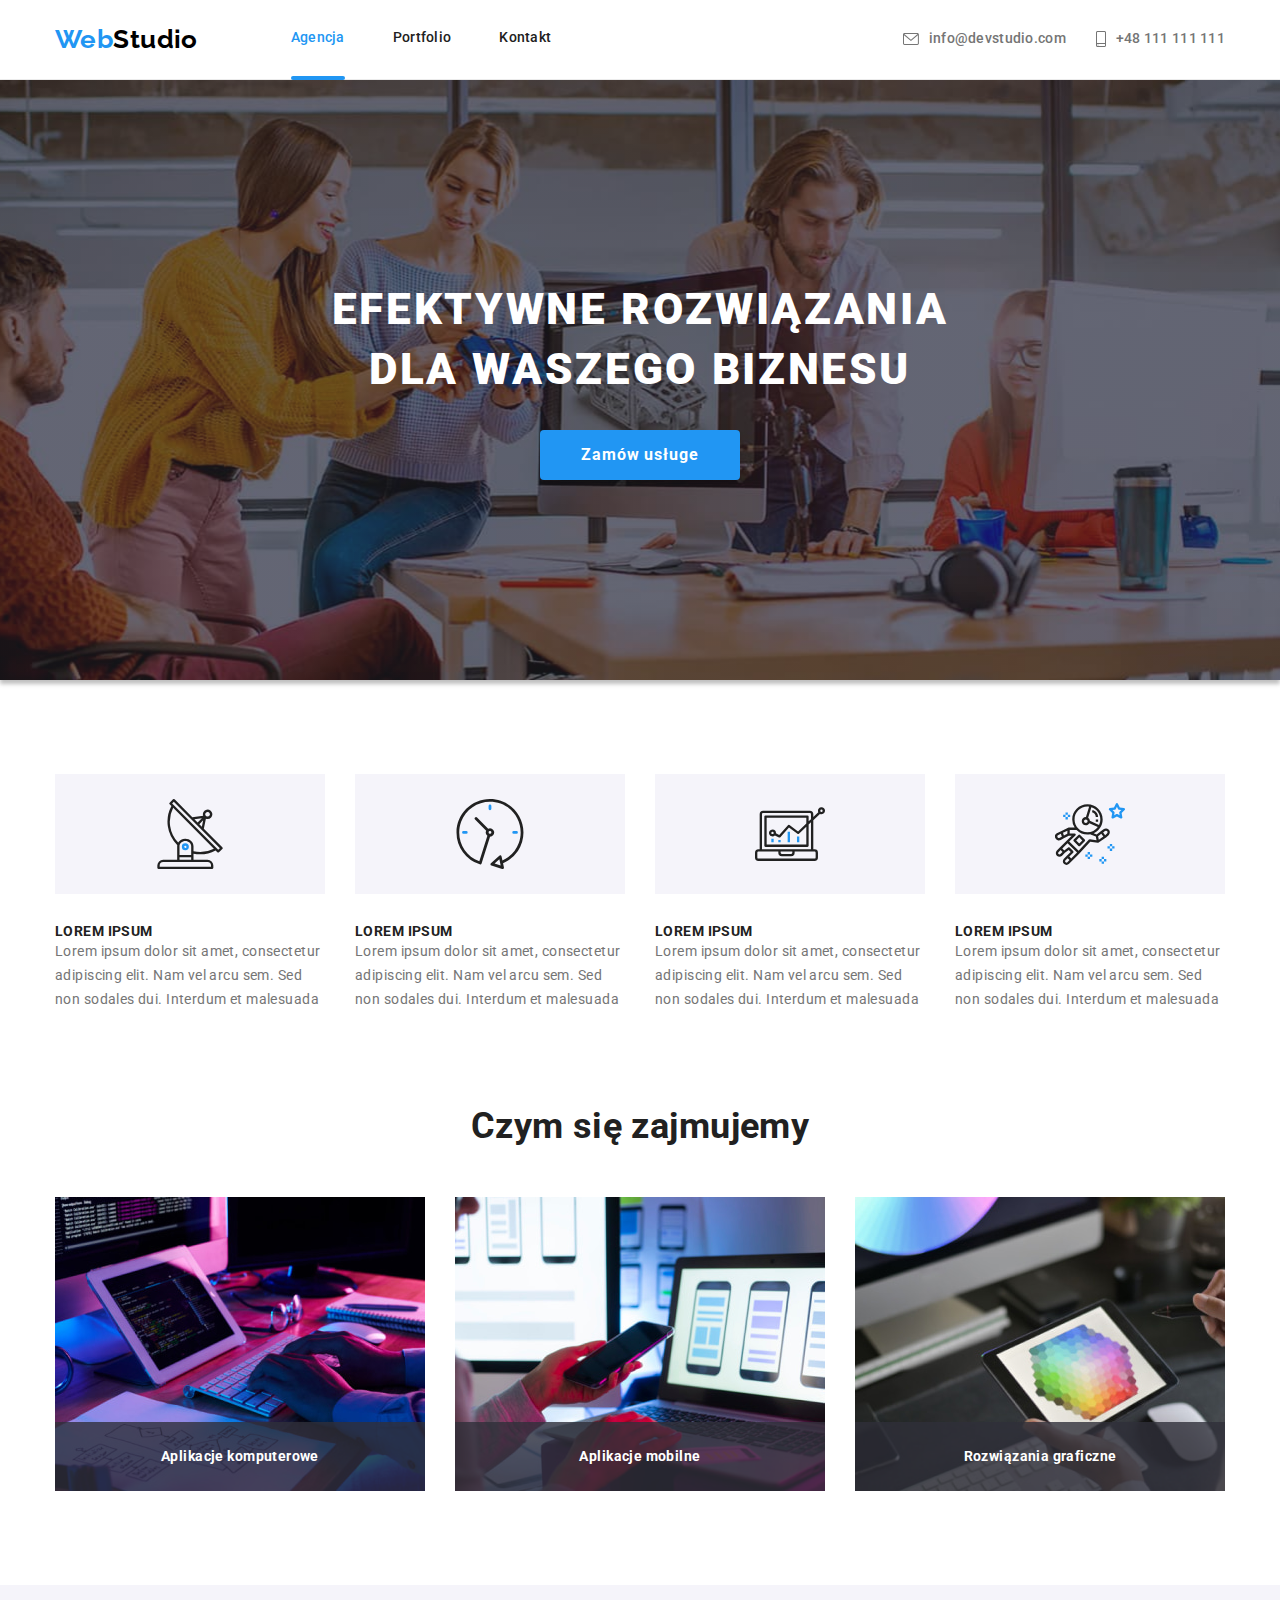
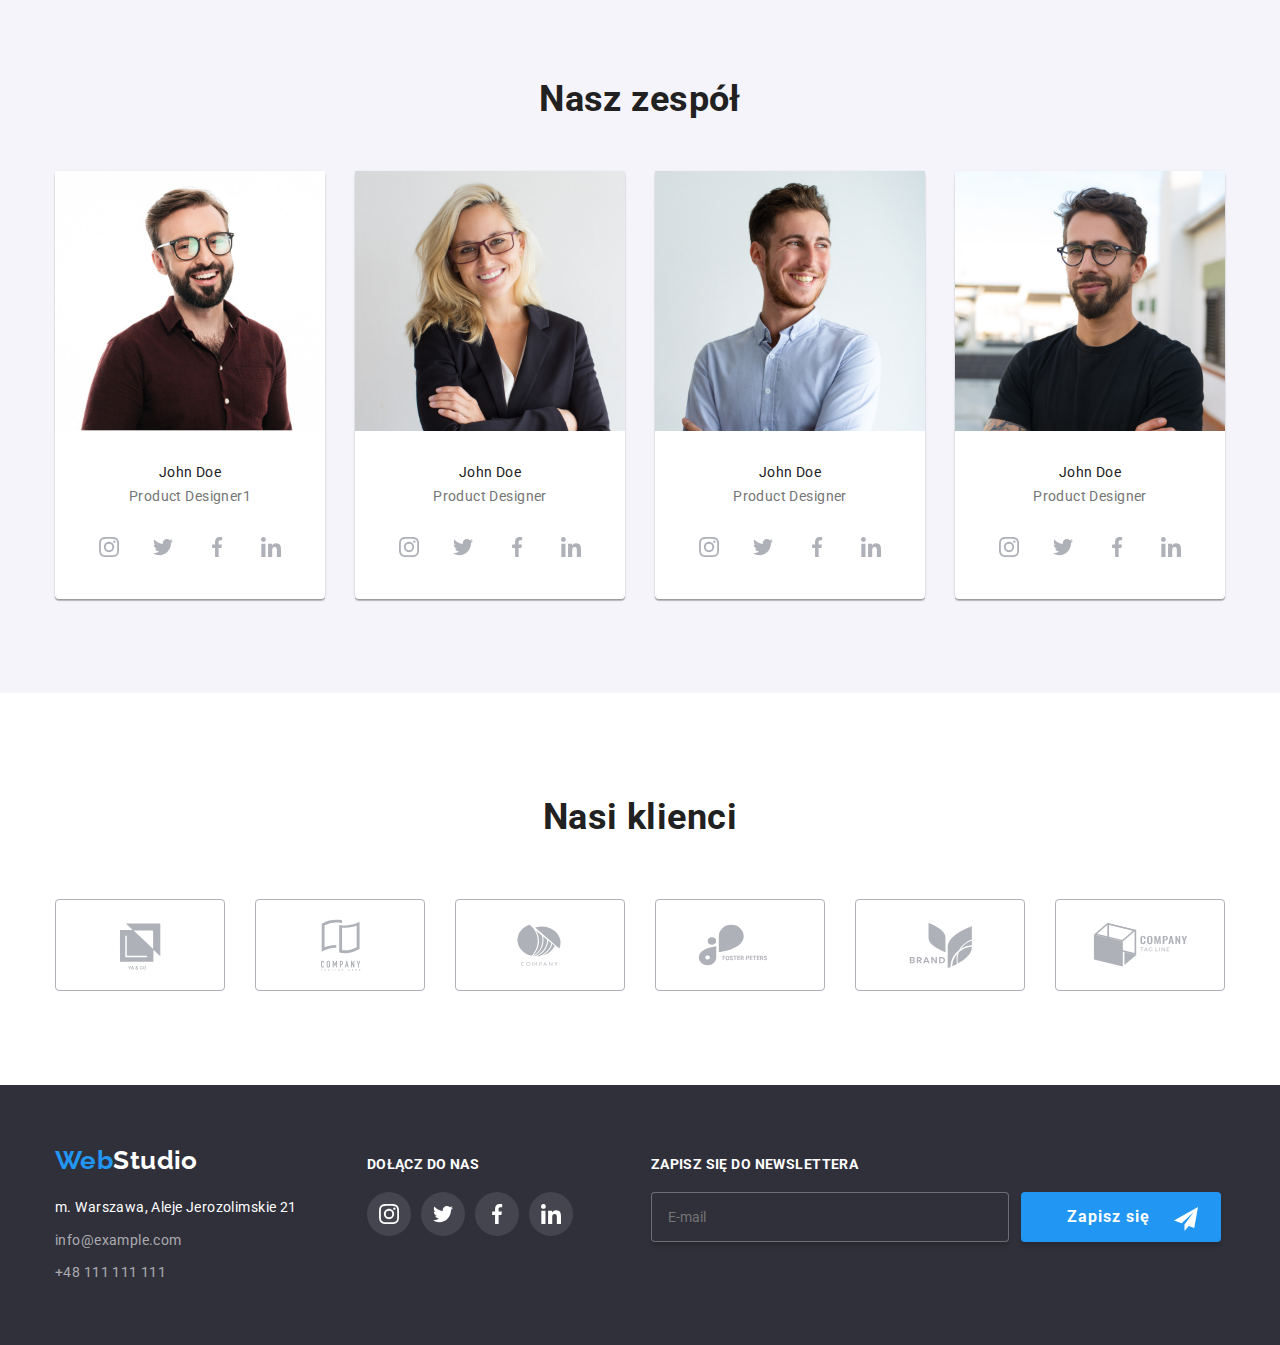
<file: index.html>
<!DOCTYPE html>
<html lang="pl">
  <head>
    <meta charset="UTF-8" />
    <meta http-equiv="X-UA-Compatible" content="IE=edge" />
    <meta name="viewport" content="width=device-width, initial-scale=1.0" />
    <link
      rel="stylesheet"
      href="https://cdnjs.cloudflare.com/ajax/libs/modern-normalize/1.0.0/modern-normalize.min.css"
    />
    <link rel="preconnect" href="https://fonts.googleapis.com" />
    <link rel="preconnect" href="https://fonts.gstatic.com" crossorigin />
    <link
      href="https://fonts.googleapis.com/css2?family=Raleway:wght@700&family=Roboto:wght@400;500;700;900&display=swap"
      rel="stylesheet"
    />
    <link rel="stylesheet" href="css/main.min.css" />
    <title>Studio</title>
  </head>
  <body>
    <header>
      <div class="container">
        <nav class="navigation">
          <a href="index.html" class="navigation__logo"
            ><span class="logo-company_color">Web</span>Studio</a
          >
          <ul class="navigation__menu list">
            <li>
              <a
                href="index.html"
                class="navigation__link navigation__link-active"
                >Agencja</a
              >
            </li>
            <li>
              <a href="portfolio.html" class="navigation__link">Portfolio</a>
            </li>
            <li><a href="kontakt.html" class="navigation__link">Kontakt</a></li>
          </ul>
        </nav>
        <ul class="connection list">
          <li class="connection__list">
            <a href="mailto:info@devstudio.com" class="connection__link"
              ><svg width="16" height="12" class="connection__svg">
                <use href="images/icons.svg#icon-envelope"></use>
              </svg>
              info@devstudio.com
            </a>
          </li>
          <li>
            <a
              href="tel:+48111111111"
              class="connection__link connection__link-phone"
              ><svg width="10" height="16" class="connection__svg">
                <use href="images/icons.svg#icon-smartphone-1"></use>
              </svg>
              +48 111 111 111
            </a>
          </li>
        </ul>
      </div>
    </header>
    <main class="main">
      <section class="main__section section">
        <div class="container">
          <h1 class="main__header">
            EFEKTYWNE ROZWIĄZANIA DLA WASZEGO BIZNESU
          </h1>
          <button type="button" class="main__button" data-modal-open>
            Zamów usługe
          </button>
        </div>
      </section>
      <section class="backdrop is-hidden" data-modal>
        <div class="backdrop__table">
          <button type="button" class="backdrop__button_close" data-modal-close>
            <svg width="18" height="18" class="backdrop__button_svg">
              <use href="images/icons.svg#icon-close-black-18dp-2-1"></use>
            </svg>
          </button>
          <p class="backdrop__header">Zostaw swoje dane w formularzu poniżej</p>
          <form action="#" class="backdrop__form">
            <fieldset class="backdrop__area">
              <label for="name" class="backdrop__label">
                Imie
                <input
                  type="text"
                  name="name"
                  class="backdrop__input"
                  id="name"
                  minlength="3"
                  required
                />
                <svg width="12" height="12" class="backdrop__svg">
                  <use href="images/icons.svg#icon-person"></use>
                </svg>
              </label>
              <label for="phone-number" class="backdrop__label">
                Telefon
                <input
                  type="tel"
                  name="number"
                  class="backdrop__input"
                  id="phone-number"
                  required
                />
                <svg width="13" height="13" class="backdrop__svg">
                  <use href="images/icons.svg#icon-phone"></use>
                </svg>
              </label>
              <label for="email-adress" class="backdrop__label">
                Email
                <input
                  type="email"
                  name="email"
                  class="backdrop__input"
                  id="email-adress"
                  required="@"
                />
                <svg width="15" height="12" class="backdrop__svg">
                  <use href="images/icons.svg#icon-mail"></use>
                </svg>
              </label>
              <label for="comment" class="backdrop__comment">
                Komentarz
                <textarea
                  class="backdrop__textarea"
                  name="comment"
                  id="comment"
                  placeholder="Wprowadź tekst"
                ></textarea>
              </label>
              <div class="backdrop__checkbox">
                <input
                  type="checkbox"
                  class="backdrop__checkbox-apperance"
                  id="terms-check"
                />
                <label for="terms-check" class="backdrop__terms">
                  Oświadczam iż akceptuję
                  <a href="" class="backdrop__link">Regulamin</a> i
                  <a href="" class="backdrop__link"> Politykę Prywatności.</a>
                </label>
                <svg width="11" height="8" class="backdrop__svg__check">
                  <use href="images/icons.svg#icon-chcek" class="icon"></use>
                </svg>
              </div>
              <button type="submit" class="backdrop__button">Wyślij</button>
            </fieldset>
          </form>
        </div>
      </section>
      <section class="description section section-no_space">
        <div class="container">
          <ul class="list description__list">
            <li>
              <div class="description__svg">
                <svg width="70" height="70" class="description__svg_icon">
                  <use href="images/icons.svg#icon-antenna-1"></use>
                </svg>
              </div>
              <h3 class="description__header">LOREM IPSUM</h3>
              <p class="description__text">
                Lorem ipsum dolor sit amet, consectetur adipiscing elit. Nam vel
                arcu sem. Sed non sodales dui. Interdum et malesuada
              </p>
            </li>
            <li>
              <div class="description__svg">
                <svg width="70" height="70" class="description__svg_icon">
                  <use href="images/icons.svg#icon-clock-1"></use>
                </svg>
              </div>
              <h3 class="description__header">LOREM IPSUM</h3>
              <p class="description__text">
                Lorem ipsum dolor sit amet, consectetur adipiscing elit. Nam vel
                arcu sem. Sed non sodales dui. Interdum et malesuada
              </p>
            </li>
            <li>
              <div class="description__svg">
                <svg width="70" height="70" class="description__svg_icon">
                  <use href="images/icons.svg#icon-diagram-1"></use>
                </svg>
              </div>
              <h3 class="description__header">LOREM IPSUM</h3>
              <p class="description__text">
                Lorem ipsum dolor sit amet, consectetur adipiscing elit. Nam vel
                arcu sem. Sed non sodales dui. Interdum et malesuada
              </p>
            </li>
            <li>
              <div class="description__svg">
                <svg width="70" height="70" class="description__svg_icon">
                  <use href="images/icons.svg#icon-astronaut-1"></use>
                </svg>
              </div>
              <h3 class="description__header">LOREM IPSUM</h3>
              <p class="description__text">
                Lorem ipsum dolor sit amet, consectetur adipiscing elit. Nam vel
                arcu sem. Sed non sodales dui. Interdum et malesuada
              </p>
            </li>
          </ul>
        </div>
      </section>
      <section class="section">
        <div class="container">
          <h2 class="second__header">Czym się zajmujemy</h2>
          <ul class="list we_do">
            <li>
              <div class="we_do__description">Aplikacje komputerowe</div>
              <img
                src="images/code.jpg"
                alt="someone is writing a code"
                width="370"
                height="294"
              />
            </li>
            <li>
              <div class="we_do__description">Aplikacje mobilne</div>
              <img
                src="images/phone.jpg"
                alt="designer"
                width="370"
                height="294"
              />
            </li>
            <li>
              <div class="we_do__description">Rozwiązania graficzne</div>
              <img
                src="images/rgb.jpg"
                alt="an artist with rgb color palette"
                width="370"
                height="294"
              />
            </li>
          </ul>
        </div>
      </section>
      <section class="team section">
        <div class="container">
          <h2 class="second__header">Nasz zespół</h2>
          <ul class="list team__list">
            <li class="team__iteam">
              <img
                src="images/johndoe.jpg"
                alt="Our teammate"
                width="270"
                height="260"
              />
              <div class="team__description">
                <p>John Doe</p>
                <p class="team__position">Product Designer1</p>
                <ul class="list">
                  <li>
                    <a href="" class="social__icon">
                      <svg
                        width="20"
                        height="20"
                        class="social__svg social__svg-fill"
                      >
                        <use href="images/icons.svg#icon-instagram-2"></use>
                      </svg>
                    </a>
                  </li>
                  <li>
                    <a href="" class="social__icon">
                      <svg
                        width="20"
                        height="20"
                        class="social__svg social__svg-fill"
                      >
                        <use href="images/icons.svg#icon-twitter-1"></use>
                      </svg>
                    </a>
                  </li>
                  <li>
                    <a href="" class="social__icon">
                      <svg
                        width="20"
                        height="20"
                        class="social__svg social__svg-fill"
                      >
                        <use href="images/icons.svg#icon-facebook-1"></use>
                      </svg>
                    </a>
                  </li>
                  <li>
                    <a href="#" class="social__icon">
                      <svg
                        width="20"
                        height="20"
                        class="social__svg social__svg-fill"
                      >
                        <use href="images/icons.svg#icon-linkedin-1"></use>
                      </svg>
                    </a>
                  </li>
                </ul>
              </div>
            </li>
            <li class="team__iteam">
              <img
                src="images/johndoe4.jpg"
                alt="Our teammate"
                width="270"
                height="260"
              />
              <div class="team__description">
                <p>John Doe</p>
                <p class="team__position">Product Designer</p>
                <ul class="list">
                  <li>
                    <a href="" class="social__icon">
                      <svg
                        width="20"
                        height="20"
                        class="social__svg social__svg-fill"
                      >
                        <use href="images/icons.svg#icon-instagram-2"></use>
                      </svg>
                    </a>
                  </li>
                  <li>
                    <a href="" class="social__icon">
                      <svg
                        width="20"
                        height="20"
                        class="social__svg social__svg-fill"
                      >
                        <use href="images/icons.svg#icon-twitter-1"></use>
                      </svg>
                    </a>
                  </li>
                  <li>
                    <a href="" class="social__icon">
                      <svg
                        width="20"
                        height="20"
                        class="social__svg social__svg-fill"
                      >
                        <use href="images/icons.svg#icon-facebook-1"></use>
                      </svg>
                    </a>
                  </li>
                  <li>
                    <a href="#" class="social__icon">
                      <svg
                        width="20"
                        height="20"
                        class="social__svg social__svg-fill"
                      >
                        <use href="images/icons.svg#icon-linkedin-1"></use>
                      </svg>
                    </a>
                  </li>
                </ul>
              </div>
            </li>
            <li class="team__iteam">
              <img
                src="images/johndoe3.jpg"
                alt="Our teammate"
                width="270"
                height="260"
              />
              <div class="team__description">
                <p>John Doe</p>
                <p class="team__position">Product Designer</p>
                <ul class="list">
                  <li>
                    <a href="" class="social__icon">
                      <svg
                        width="20"
                        height="20"
                        class="social__svg social__svg-fill"
                      >
                        <use href="images/icons.svg#icon-instagram-2"></use>
                      </svg>
                    </a>
                  </li>
                  <li>
                    <a href="" class="social__icon">
                      <svg
                        width="20"
                        height="20"
                        class="social__svg social__svg-fill"
                      >
                        <use href="images/icons.svg#icon-twitter-1"></use>
                      </svg>
                    </a>
                  </li>
                  <li>
                    <a href="" class="social__icon">
                      <svg
                        width="20"
                        height="20"
                        class="social__svg social__svg-fill"
                      >
                        <use href="images/icons.svg#icon-facebook-1"></use>
                      </svg>
                    </a>
                  </li>
                  <li>
                    <a href="#" class="social__icon">
                      <svg
                        width="20"
                        height="20"
                        class="social__svg social__svg-fill"
                      >
                        <use href="images/icons.svg#icon-linkedin-1"></use>
                      </svg>
                    </a>
                  </li>
                </ul>
              </div>
            </li>
            <li class="team__iteam">
              <img
                src="images/johndoe2.jpg"
                alt="Our teammate"
                width="270"
                height="260"
              />
              <div class="team__description">
                <p>John Doe</p>
                <p class="team__position">Product Designer</p>
                <ul class="list">
                  <li>
                    <a href="" class="social__icon">
                      <svg
                        width="20"
                        height="20"
                        class="social__svg social__svg-fill"
                      >
                        <use href="images/icons.svg#icon-instagram-2"></use>
                      </svg>
                    </a>
                  </li>
                  <li>
                    <a href="" class="social__icon">
                      <svg
                        width="20"
                        height="20"
                        class="social__svg social__svg-fill"
                      >
                        <use href="images/icons.svg#icon-twitter-1"></use>
                      </svg>
                    </a>
                  </li>
                  <li>
                    <a href="" class="social__icon">
                      <svg
                        width="20"
                        height="20"
                        class="social__svg social__svg-fill"
                      >
                        <use href="images/icons.svg#icon-facebook-1"></use>
                      </svg>
                    </a>
                  </li>
                  <li>
                    <a href="#" class="social__icon">
                      <svg
                        width="20"
                        height="20"
                        class="social__svg social__svg-fill"
                      >
                        <use href="images/icons.svg#icon-linkedin-1"></use>
                      </svg>
                    </a>
                  </li>
                </ul>
              </div>
            </li>
          </ul>
        </div>
      </section>
    </main>
    <section class="clients section">
      <div class="container">
        <h2 class="clients__header">Nasi klienci</h2>
        <ul class="list">
          <li>
            <a class="clients__svg" href="">
              <svg class="clients__svg__size">
                <use
                  width="106"
                  height="60"
                  x="32"
                  y="16"
                  href="images/icons.svg#icon-Logo-5"
                ></use>
              </svg>
            </a>
          </li>
          <li>
            <a class="clients__svg" href="">
              <svg class="clients__svg__size">
                <use
                  width="106"
                  height="60"
                  x="32"
                  y="16"
                  href="images/icons.svg#icon-Logo-4"
                ></use>
              </svg>
            </a>
          </li>
          <li>
            <a class="clients__svg" href="">
              <svg class="clients__svg__size">
                <use
                  width="106"
                  height="60"
                  x="32"
                  y="16"
                  href="images/icons.svg#icon-Logo-3"
                ></use>
              </svg>
            </a>
          </li>
          <li>
            <a class="clients__svg" href="">
              <svg class="clients__svg__size">
                <use
                  width="106"
                  height="60"
                  x="32"
                  y="16"
                  href="images/icons.svg#icon-Logo-2"
                ></use>
              </svg>
            </a>
          </li>
          <li>
            <a class="clients__svg" href="">
              <svg class="clients__svg__size">
                <use
                  width="106"
                  height="60"
                  x="32"
                  y="16"
                  href="images/icons.svg#icon-Logo-1"
                ></use>
              </svg>
            </a>
          </li>
          <li>
            <a class="clients__svg" href="">
              <svg class="clients__svg__size">
                <use
                  width="106"
                  height="60"
                  x="32"
                  y="16"
                  href="images/icons.svg#icon-Logo"
                ></use>
              </svg>
            </a>
          </li>
        </ul>
      </div>
    </section>
    <footer class="footer">
      <div class="container">
        <div>
          <a href="" class="footer__logo"
            ><span class="logo-company_color">Web</span>Studio</a
          >
          <address class="footer__address">
            m. Warszawa, Aleje Jerozolimskie 21
          </address>
          <ul class="footer__contact list footer__list">
            <li>
              <a href="mailto:info@example.com" class="footer__link"
                >info@example.com</a
              >
            </li>
            <li>
              <a href="tel:+48111111111" class="footer__link"
                >+48 111 111 111</a
              >
            </li>
          </ul>
        </div>
        <div class="footer__media">
          <h3 class="footer__font">DOŁĄCZ DO NAS</h3>
          <ul class="list footer__media__list">
            <li class="">
              <a href="" class="social__icon social__icon-footer_bg_color">
                <svg
                  width="20"
                  height="20"
                  class="social__svg social__svg-fill"
                >
                  <use href="images/icons.svg#icon-instagram-2"></use>
                </svg>
              </a>
            </li>
            <li class="">
              <a href="" class="social__icon social__icon-footer_bg_color">
                <svg
                  width="20"
                  height="20"
                  class="social__svg social__svg-fill"
                >
                  <use href="images/icons.svg#icon-twitter-1"></use>
                </svg>
              </a>
            </li>
            <li class="">
              <a href="" class="social__icon social__icon-footer_bg_color">
                <svg
                  width="20"
                  height="20"
                  class="social__svg social__svg-fill"
                >
                  <use href="images/icons.svg#icon-facebook-1"></use>
                </svg>
              </a>
            </li>
            <li class="">
              <a href="" class="social__icon social__icon-footer_bg_color">
                <svg
                  width="20"
                  height="20"
                  class="social__svg social__svg-fill"
                >
                  <use href="images/icons.svg#icon-linkedin-1"></use>
                </svg>
              </a>
            </li>
          </ul>
        </div>
        <div class="newsletter">
          <p class="footer__font">ZAPISZ SIĘ DO NEWSLETTERA</p>
          <form action="#" class="newsletter__form">
            <label for="email-adress-2" class="newsletter__label">
              <input
                type="email"
                name="newsletter-mail"
                placeholder="E-mail"
                id="email-adress-2"
                class="newsletter__input"
                required
              />
            </label>
            <button type="submit" class="newsletter__button">
              <span>Zapisz się</span>
              <svg width="24" height="24" class="newsletter__svg">
                <use href="images/icons.svg#icon-send"></use>
              </svg>
            </button>
          </form>
        </div>
      </div>
    </footer>
    <script src="js/modal.js"></script>
  </body>
</html>
</file>
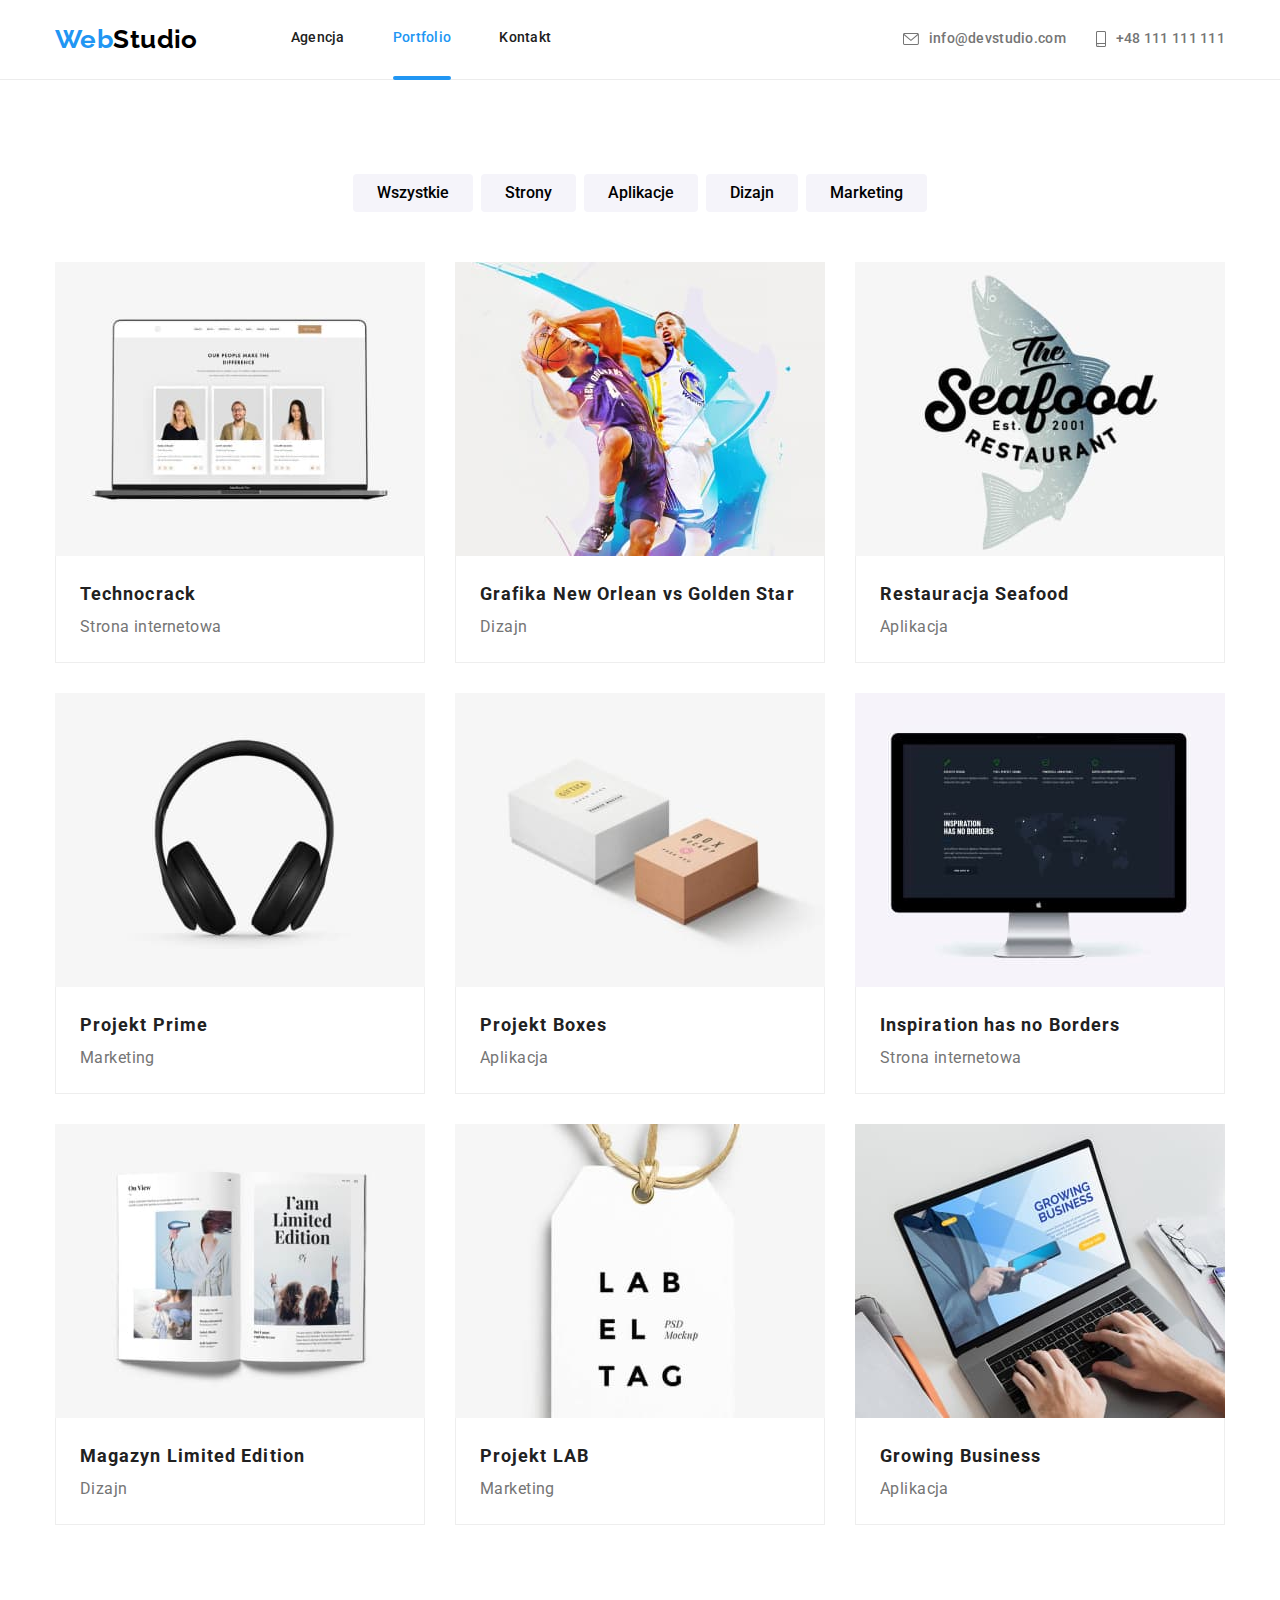
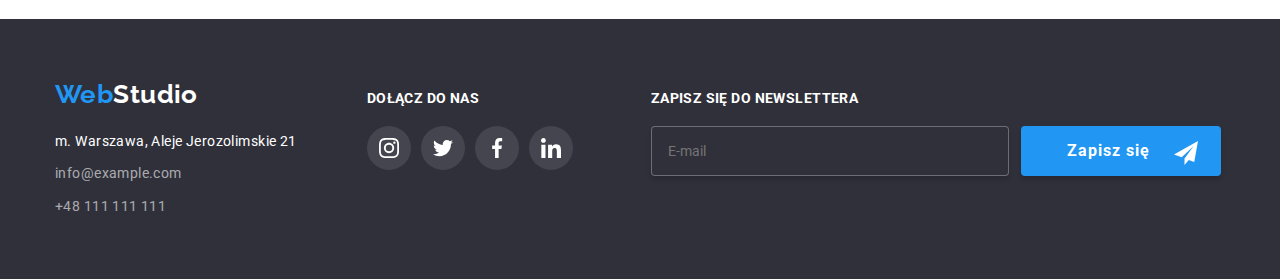
<file: portfolio.html>
<!DOCTYPE html>
<html lang="pl">
  <head>
    <meta charset="UTF-8" />
    <meta http-equiv="X-UA-Compatible" content="IE=edge" />
    <meta name="viewport" content="width=device-width, initial-scale=1.0" />
    <link
      rel="stylesheet"
      href="https://cdnjs.cloudflare.com/ajax/libs/modern-normalize/1.0.0/modern-normalize.min.css"
    />
    <link rel="preconnect" href="https://fonts.googleapis.com" />
    <link rel="preconnect" href="https://fonts.gstatic.com" crossorigin />
    <link rel="preconnect" href="https://fonts.googleapis.com" />
    <link rel="preconnect" href="https://fonts.gstatic.com" crossorigin />
    <link
      href="https://fonts.googleapis.com/css2?family=Raleway:wght@700&family=Roboto:wght@400;500;700;900&display=swap"
      rel="stylesheet"
    />
    <link rel="stylesheet" href="css/main.min.css" />
    <title>Portfolio</title>
  </head>
  <body>
    <header>
      <div class="container">
        <nav class="navigation">
          <a href="index.html" class="navigation__logo"
            ><span class="logo-company_color">Web</span>Studio</a
          >
          <ul class="navigation__menu list">
            <li>
              <a href="index.html" class="navigation__link">Agencja</a>
            </li>
            <li>
              <a
                href="portfolio.html"
                class="navigation__link navigation__link-active"
                >Portfolio</a
              >
            </li>
            <li><a href="kontakt.html" class="navigation__link">Kontakt</a></li>
          </ul>
        </nav>
        <ul class="connection list">
          <li class="connection__list">
            <a href="mailto:info@devstudio.com" class="connection__link"
              ><svg width="16" height="12" class="connection__svg">
                <use href="images/icons.svg#icon-envelope"></use>
              </svg>
              info@devstudio.com
            </a>
          </li>
          <li>
            <a
              href="tel:+48111111111"
              class="connection__link connection__link-phone"
              ><svg width="10" height="16" class="connection__svg">
                <use href="images/icons.svg#icon-smartphone-1"></use>
              </svg>
              +48 111 111 111
            </a>
          </li>
        </ul>
      </div>
    </header>
    <main>
      <section class="portfolio section">
        <div class="container">
          <ul class="list portfolio__button__list">
            <li>
              <button type="button" class="portfolio__button">Wszystkie</button>
            </li>
            <li>
              <button type="button" class="portfolio__button">Strony</button>
            </li>
            <li>
              <button type="button" class="portfolio__button">Aplikacje</button>
            </li>
            <li>
              <button type="button" class="portfolio__button">Dizajn</button>
            </li>
            <li>
              <button type="button" class="portfolio__button">Marketing</button>
            </li>
          </ul>
          <ul class="portfolio__list list">
            <li>
              <a href="#" class="portfolio__list_link">
                <div class="overlay">
                  <p>
                    Technocrack jest popularną platformą wykorzystywaną do
                    rozpowszechniania koronawirusa. Firmy wykorzystują tę
                    platformę do celów szpiegowskich i ataków na
                    niezabezpieczone serwery konkurencji
                  </p>
                </div>
                <img
                  src="images/technocrack.jpg"
                  alt="Laptop displays a website"
                  width="370"
                  height="294"
                />
                <div class="portfolio__border">
                  <p class="portfolio__company">Technocrack</p>
                  <p class="portfolio__branch">Strona internetowa</p>
                </div>
              </a>
            </li>
            <li>
              <a href="" class="portfolio__list_link">
                <div class="overlay">
                  <p>
                    Technocrack jest popularną platformą wykorzystywaną do
                    rozpowszechniania koronawirusa. Firmy wykorzystują tę
                    platformę do celów szpiegowskich i ataków na
                    niezabezpieczone serwery konkurencji
                  </p>
                </div>
                <img
                  src="images/basketball.jpg"
                  alt="Two basketball players"
                  width="370"
                  height="294"
                />
                <div class="portfolio__border">
                  <p class="portfolio__company">
                    Grafika New Orlean vs Golden Star
                  </p>
                  <p class="portfolio__branch">Dizajn</p>
                </div>
              </a>
            </li>
            <li>
              <a href="" class="portfolio__list_link">
                <div class="overlay">
                  <p>
                    Technocrack jest popularną platformą wykorzystywaną do
                    rozpowszechniania koronawirusa. Firmy wykorzystują tę
                    platformę do celów szpiegowskich i ataków na
                    niezabezpieczone serwery konkurencji
                  </p>
                </div>
                <img
                  src="images/seafood.jpg"
                  alt="Logo of The Seafood restaurant"
                  width="370"
                  height="294"
                />
                <div class="portfolio__border">
                  <p class="portfolio__company">Restauracja Seafood</p>
                  <p class="portfolio__branch">Aplikacja</p>
                </div>
              </a>
            </li>
            <li>
              <a href="" class="portfolio__list_link">
                <div class="overlay">
                  <p>
                    Technocrack jest popularną platformą wykorzystywaną do
                    rozpowszechniania koronawirusa. Firmy wykorzystują tę
                    platformę do celów szpiegowskich i ataków na
                    niezabezpieczone serwery konkurencji
                  </p>
                </div>
                <img
                  src="images/prime.jpg"
                  alt="Headphone"
                  width="370"
                  height="294"
                />
                <div class="portfolio__border">
                  <p class="portfolio__company">Projekt Prime</p>
                  <p class="portfolio__branch">Marketing</p>
                </div>
              </a>
            </li>
            <li>
              <a href="" class="portfolio__list_link">
                <div class="overlay">
                  <p>
                    Technocrack jest popularną platformą wykorzystywaną do
                    rozpowszechniania koronawirusa. Firmy wykorzystują tę
                    platformę do celów szpiegowskich i ataków na
                    niezabezpieczone serwery konkurencji
                  </p>
                </div>
                <img
                  src="images/boxes.jpg"
                  alt="Boxes"
                  width="370"
                  height="294"
                />
                <div class="portfolio__border">
                  <p class="portfolio__company">Projekt Boxes</p>
                  <p class="portfolio__branch">Aplikacja</p>
                </div>
              </a>
            </li>
            <li>
              <a href="" class="portfolio__list_link">
                <div class="overlay">
                  <p>
                    Technocrack jest popularną platformą wykorzystywaną do
                    rozpowszechniania koronawirusa. Firmy wykorzystują tę
                    platformę do celów szpiegowskich i ataków na
                    niezabezpieczone serwery konkurencji
                  </p>
                </div>
                <img
                  src="images/inspiration.jpg"
                  alt="Laptop displays a website"
                  width="370"
                  height="294"
                />
                <div class="portfolio__border">
                  <p class="portfolio__company">Inspiration has no Borders</p>
                  <p class="portfolio__branch">Strona internetowa</p>
                </div>
              </a>
            </li>
            <li>
              <a href="" class="portfolio__list_link">
                <div class="overlay">
                  <p>
                    Technocrack jest popularną platformą wykorzystywaną do
                    rozpowszechniania koronawirusa. Firmy wykorzystują tę
                    platformę do celów szpiegowskich i ataków na
                    niezabezpieczone serwery konkurencji
                  </p>
                </div>
                <img
                  src="images/magazyn.jpg"
                  alt="Magazyn Limited Edition"
                  width="370"
                  height="294"
                />
                <div class="portfolio__border">
                  <p class="portfolio__company">Magazyn Limited Edition</p>
                  <p class="portfolio__branch">Dizajn</p>
                </div>
              </a>
            </li>
            <li>
              <a href="" class="portfolio__list_link">
                <div class="overlay">
                  <p>
                    Technocrack jest popularną platformą wykorzystywaną do
                    rozpowszechniania koronawirusa. Firmy wykorzystują tę
                    platformę do celów szpiegowskich i ataków na
                    niezabezpieczone serwery konkurencji
                  </p>
                </div>
                <img
                  src="images/lab.jpg"
                  alt="A tag"
                  width="370"
                  height="294"
                />
                <div class="portfolio__border">
                  <p class="portfolio__company">Projekt LAB</p>
                  <p class="portfolio__branch">Marketing</p>
                </div>
              </a>
            </li>
            <li>
              <a href="" class="portfolio__list_link">
                <div class="overlay">
                  <p>
                    Technocrack jest popularną platformą wykorzystywaną do
                    rozpowszechniania koronawirusa. Firmy wykorzystują tę
                    platformę do celów szpiegowskich i ataków na
                    niezabezpieczone serwery konkurencji
                  </p>
                </div>
                <img
                  src="images/business.jpg"
                  alt="Someone is using laptop"
                  width="370"
                  height="294"
                />
                <div class="portfolio__border">
                  <p class="portfolio__company">Growing Business</p>
                  <p class="portfolio__branch">Aplikacja</p>
                </div>
              </a>
            </li>
          </ul>
        </div>
      </section>
    </main>
    <footer class="footer">
      <div class="container">
        <div>
          <a href="" class="footer__logo"
            ><span class="logo-company_color">Web</span>Studio</a
          >
          <address class="footer__address">
            m. Warszawa, Aleje Jerozolimskie 21
          </address>
          <ul class="footer__contact list footer__list">
            <li>
              <a href="mailto:info@example.com" class="footer__link"
                >info@example.com</a
              >
            </li>
            <li>
              <a href="tel:+48111111111" class="footer__link"
                >+48 111 111 111</a
              >
            </li>
          </ul>
        </div>
        <div class="footer__media">
          <h3 class="footer__font">DOŁĄCZ DO NAS</h3>
          <ul class="list footer__media__list">
            <li class="">
              <a href="" class="social__icon social__icon-footer_bg_color">
                <svg
                  width="20"
                  height="20"
                  class="social__svg social__svg-fill"
                >
                  <use href="images/icons.svg#icon-instagram-2"></use>
                </svg>
              </a>
            </li>
            <li class="">
              <a href="" class="social__icon social__icon-footer_bg_color">
                <svg
                  width="20"
                  height="20"
                  class="social__svg social__svg-fill"
                >
                  <use href="images/icons.svg#icon-twitter-1"></use>
                </svg>
              </a>
            </li>
            <li class="">
              <a href="" class="social__icon social__icon-footer_bg_color">
                <svg
                  width="20"
                  height="20"
                  class="social__svg social__svg-fill"
                >
                  <use href="images/icons.svg#icon-facebook-1"></use>
                </svg>
              </a>
            </li>
            <li class="">
              <a href="" class="social__icon social__icon-footer_bg_color">
                <svg
                  width="20"
                  height="20"
                  class="social__svg social__svg-fill"
                >
                  <use href="images/icons.svg#icon-linkedin-1"></use>
                </svg>
              </a>
            </li>
          </ul>
        </div>
        <div class="newsletter">
          <p class="footer__font">ZAPISZ SIĘ DO NEWSLETTERA</p>
          <form class="newsletter__form">
            <label for="email-adress-2" class="newsletter__label">
              <input
                type="email"
                name="newsletter-mail"
                placeholder="E-mail"
                id="email-adress-2"
                class="newsletter__input"
                required
              />
            </label>
            <button type="submit" class="newsletter__button">
              <span>Zapisz się</span>
              <svg width="24" height="24" class="newsletter__svg">
                <use href="images/icons.svg#icon-send"></use>
              </svg>
            </button>
          </form>
        </div>
      </div>
    </footer>
  </body>
</html>
</file>
<file: css/main.min.css>
h1,h2,h3,h4,h5,h6,p,ul,button,fieldset,textarea,input{margin:0;padding:0}body{font-family:"Roboto",sans-serif;color:#212121;letter-spacing:.03em;font-size:14px;line-height:1.71}.list{list-style:none}.container{max-width:1200px;padding-left:15px;padding-right:15px;margin:0 auto;display:-webkit-box;display:-ms-flexbox;display:flex;-webkit-box-align:center;-ms-flex-align:center;align-items:center;-webkit-box-pack:justify;-ms-flex-pack:justify;justify-content:space-between;-ms-flex-wrap:wrap;flex-wrap:wrap}img{display:block;max-width:100%;padding:0;margin:0}header{border-bottom:1px solid #ececec}.second__header{font-weight:700;font-size:36px;line-height:1.16;margin:0 auto;margin-bottom:50px}.section{padding-top:94px;padding-bottom:94px}.section-no_space{padding-bottom:0px}.logo-company_color{color:#2196f3}.main__section{text-align:center;background-image:-webkit-gradient(linear, left top, left bottom, from(rgba(47, 48, 58, 0.4)), to(rgba(47, 48, 58, 0.4))),url("../images/background-header.jpg");background-image:linear-gradient(to bottom, rgba(47, 48, 58, 0.4), rgba(47, 48, 58, 0.4)),url("../images/background-header.jpg");background-color:rgba(47,48,58,.4);background-size:1600px;background-position:center;background-repeat:no-repeat;height:600px;max-width:1600px;margin:0 auto;-webkit-box-shadow:0px 4px 4px 0px rgba(0,0,0,.2509803922);box-shadow:0px 4px 4px 0px rgba(0,0,0,.2509803922)}.main__section .container{-webkit-box-orient:vertical;-webkit-box-direction:normal;-ms-flex-direction:column;flex-direction:column;margin-top:106px;margin-bottom:106px}.main__header{font-weight:900;font-size:44px;line-height:1.36;letter-spacing:.06em;max-width:694px;height:120px;margin:0 auto;margin-bottom:30px;color:#fff;text-align:center}.main__button{background-color:#2196f3;color:#fff;font-weight:700;font-size:16px;line-height:1.87;letter-spacing:.06em;border:0;border-radius:4px;cursor:pointer;font-family:"Roboto",sans-serif;width:200px;height:50px;-webkit-box-shadow:0px 4px 4px 0px rgba(0,0,0,.1490196078);box-shadow:0px 4px 4px 0px rgba(0,0,0,.1490196078)}.navigation{display:-webkit-box;display:-ms-flexbox;display:flex;-webkit-box-align:center;-ms-flex-align:center;align-items:center}.navigation__menu{display:-webkit-box;display:-ms-flexbox;display:flex}.navigation__menu li:nth-child(2){margin:0 48px}.navigation__link{color:inherit;text-decoration:none;line-height:1.14;letter-spacing:.02em;font-weight:500;-webkit-transition:color 250ms cubic-bezier(0.4, 0, 0.2, 1);transition:color 250ms cubic-bezier(0.4, 0, 0.2, 1)}.navigation__link:hover,.navigation__link:focus{color:#2196f3}.navigation__link-active{color:#2196f3}.navigation__link-active::after{content:"";display:block;-webkit-transform:translateY(27px);transform:translateY(27px);width:100%;height:4px;background-color:#2196f3;border-radius:2px}.navigation__logo{text-decoration:none;font-family:"Raleway";font-weight:700;font-size:26px;line-height:1.19;color:#000;margin-right:93px;padding:24px 0}.connection{display:-webkit-box;display:-ms-flexbox;display:flex}.connection__list{display:-webkit-box;display:-ms-flexbox;display:flex}.connection__link{text-decoration:none;font-weight:500;line-height:1.14;letter-spacing:.02em;color:#757575;display:-webkit-box;display:-ms-flexbox;display:flex;-webkit-box-pack:center;-ms-flex-pack:center;justify-content:center;-webkit-box-align:center;-ms-flex-align:center;align-items:center;fill:#757575;-webkit-transition:color 250ms cubic-bezier(0.4, 0, 0.2, 1),fill 250ms cubic-bezier(0.4, 0, 0.2, 1);transition:color 250ms cubic-bezier(0.4, 0, 0.2, 1),fill 250ms cubic-bezier(0.4, 0, 0.2, 1)}.connection__link:hover,.connection__link:focus{color:#2196f3;fill:#2196f3}.connection__link-phone{margin-left:30px}.connection__svg{margin-right:10px}.footer{background-color:#2f303a;color:#fff;padding:60px 0}.footer .container{-webkit-box-orient:horizontal;-webkit-box-direction:normal;-ms-flex-direction:row;flex-direction:row;-webkit-box-pack:start;-ms-flex-pack:start;justify-content:flex-start;max-width:1200px}.footer__list{display:-webkit-box;display:-ms-flexbox;display:flex;-webkit-box-orient:vertical;-webkit-box-direction:normal;-ms-flex-direction:column;flex-direction:column;-webkit-box-pack:start;-ms-flex-pack:start;justify-content:start}.footer__list li:first-child{padding:9px 0}.footer__link{text-decoration:none;color:rgba(255,255,255,.6);-webkit-transition:color 250ms cubic-bezier(0.4, 0, 0.2, 1);transition:color 250ms cubic-bezier(0.4, 0, 0.2, 1)}.footer__link:hover,.footer__link:focus{color:#2196f3}.footer__address{font-weight:400;font-style:inherit}.footer__logo{display:block;color:#fff;text-decoration:none;font-family:"Raleway";font-weight:700;font-size:26px;line-height:1.19;margin-bottom:20px}.footer__font{font-size:14px;margin-bottom:20px;line-height:1.13em;font-weight:700}.footer__media{margin-left:70px}.footer__media__list{display:-webkit-box;display:-ms-flexbox;display:flex;gap:10px}footer .container{-webkit-box-orient:vertical;-webkit-box-direction:normal;-ms-flex-direction:column;flex-direction:column;-webkit-box-align:baseline;-ms-flex-align:baseline;align-items:baseline}.newsletter{display:-webkit-box;display:-ms-flexbox;display:flex;-webkit-box-orient:vertical;-webkit-box-direction:normal;-ms-flex-direction:column;flex-direction:column;margin-left:78px;width:570px}.newsletter__input{width:358px;height:50px;background-color:#2f303a;border:1px solid rgba(255,255,255,.3019607843);border-radius:4px;color:rgba(255,255,255,.3019607843);padding-left:16px;-webkit-box-shadow:0px 4px 4px 0px rgba(0,0,0,.1490196078);box-shadow:0px 4px 4px 0px rgba(0,0,0,.1490196078)}.newsletter__button{position:relative;width:200px;height:50px;background-color:#2196f3;border:none;border-radius:4px;color:#fff;letter-spacing:.06em;font-weight:700;line-height:1.87;margin-left:12px;font-size:16px;-webkit-box-shadow:0px 4px 4px 0px rgba(0,0,0,.1490196078);box-shadow:0px 4px 4px 0px rgba(0,0,0,.1490196078);cursor:pointer}.newsletter__button span{margin-right:24px}.newsletter__svg{width:24px;height:24px;position:absolute;fill:#fff;margin-top:5px}.newsletter__form{display:-webkit-box;display:-ms-flexbox;display:flex}.backdrop{position:fixed;top:0;background-color:rgba(0,0,0,.2);width:100%;height:100%;-webkit-transition:all 250ms ease-in;transition:all 250ms ease-in;z-index:1}.backdrop__input{margin-top:4px;width:446px;height:40px;padding-left:42px;border:1px solid rgba(33,33,33,.2);border-radius:4px;-webkit-transition:border 250ms cubic-bezier(0.4, 0, 0.2, 1);transition:border 250ms cubic-bezier(0.4, 0, 0.2, 1);outline:none}.backdrop__input:active,.backdrop__input:focus,.backdrop__input:hover,.backdrop__textarea:active,.backdrop__textarea:focus,.backdrop__textarea:hover{border:1px solid #2196f3}.backdrop__input:active+.backdrop__svg,.backdrop__input:focus+.backdrop__svg,.backdrop__input:hover+.backdrop__svg{fill:#2196f3}.backdrop__form{display:-webkit-box;display:-ms-flexbox;display:flex;margin:0 40px}.backdrop__header{margin-top:40px;margin-bottom:12px;width:100%;display:-webkit-box;display:-ms-flexbox;display:flex;-webkit-box-pack:center;-ms-flex-pack:center;justify-content:center;-webkit-box-align:center;-ms-flex-align:center;align-items:center;color:#212121;font-size:20px;font-weight:700;line-height:1.15}.backdrop__area{display:-webkit-box;display:-ms-flexbox;display:flex;-webkit-box-orient:vertical;-webkit-box-direction:normal;-ms-flex-direction:column;flex-direction:column;border:none;-webkit-box-align:center;-ms-flex-align:center;align-items:center;width:448px}.backdrop__comment{color:#757575}.backdrop__textarea{margin-top:4px;display:block;padding-left:18px;padding-top:17px;width:448px;height:120px;resize:none;overflow:scroll top;border:1px solid rgba(33,33,33,.2);border-radius:4px;outline:none;-webkit-transition:border 250ms cubic-bezier(0.4, 0, 0.2, 1);transition:border 250ms cubic-bezier(0.4, 0, 0.2, 1)}.backdrop__textarea::-webkit-input-placeholder{color:rgba(117,117,117,.5019607843);font-size:12px;letter-spacing:.01em;font-weight:400}.backdrop__textarea::-moz-placeholder{color:rgba(117,117,117,.5019607843);font-size:12px;letter-spacing:.01em;font-weight:400}.backdrop__textarea:-ms-input-placeholder{color:rgba(117,117,117,.5019607843);font-size:12px;letter-spacing:.01em;font-weight:400}.backdrop__textarea::-ms-input-placeholder{color:rgba(117,117,117,.5019607843);font-size:12px;letter-spacing:.01em;font-weight:400}.backdrop__textarea::placeholder{color:rgba(117,117,117,.5019607843);font-size:12px;letter-spacing:.01em;font-weight:400}.backdrop__label{margin-bottom:10px;width:448px;font-weight:400;letter-spacing:.01em;line-height:1.16;font-size:12px;color:#757575}.backdrop__label:first-of-type .backdrop__svg{top:107px;left:55px}.backdrop__label:nth-child(2) .backdrop__svg{top:174px;left:54.3px}.backdrop__label:nth-child(3) .backdrop__svg{top:243px;left:53.5px}.backdrop__button{width:200px;height:50px;background-color:#2196f3;color:#fff;border:none;border-radius:4px;-webkit-box-shadow:0px 4px 4px 0px rgba(0,0,0,.1490196078);box-shadow:0px 4px 4px 0px rgba(0,0,0,.1490196078);font-size:16px;font-weight:700;line-height:1.87;letter-spacing:.06em;cursor:pointer}.backdrop__button_close{position:absolute;top:8px;right:8px;background-color:#fff;border:1px solid rgba(0,0,0,.1019607843);border-radius:50%;width:30px;height:30px;cursor:pointer}.backdrop__button_svg{position:absolute;top:5px;right:5px}.backdrop__checkbox{display:-webkit-inline-box;display:-ms-inline-flexbox;display:inline-flex}.backdrop__link{color:#2196f3}.backdrop__terms{margin-top:20px;margin-bottom:30px;line-height:1.71;letter-spacing:.03em;cursor:pointer;font-size:14px}.backdrop__terms::before{width:16px;height:15px;border:2px solid #212121;display:block;position:absolute;bottom:115px;left:48px;content:"";border-radius:2px;-webkit-transition:border 250ms cubic-bezier(0.4, 0, 0.2, 1),background-color 250ms cubic-bezier(0.4, 0, 0.2, 1);transition:border 250ms cubic-bezier(0.4, 0, 0.2, 1),background-color 250ms cubic-bezier(0.4, 0, 0.2, 1)}.backdrop__checkbox-apperance{-moz-appearance:none;appearance:none;-webkit-appearance:none}.backdrop__checkbox-apperance:checked+.backdrop__terms::before{background-color:#2196f3;border:none}.backdrop__svg{position:absolute;fill:#212121;-webkit-transition:fill 250ms cubic-bezier(0.4, 0, 0.2, 1);transition:fill 250ms cubic-bezier(0.4, 0, 0.2, 1)}.backdrop__svg__check{position:absolute;fill:#fff;bottom:118px;left:51px}.backdrop__table{position:absolute;width:528px;height:581px;background-color:#fff;border-radius:4px;top:50%;left:50%;-webkit-transform:translate(-50%, -50%);transform:translate(-50%, -50%);-webkit-box-shadow:0px 2px 1px 0px rgba(0,0,0,.2),0px 1px 1px 0px rgba(0,0,0,.1411764706),0px 1px 3px 0px rgba(0,0,0,.1215686275);box-shadow:0px 2px 1px 0px rgba(0,0,0,.2),0px 1px 1px 0px rgba(0,0,0,.1411764706),0px 1px 3px 0px rgba(0,0,0,.1215686275)}.is-hidden{visibility:hidden;opacity:0;pointer-events:none;-webkit-transition:all 250ms ease-in;transition:all 250ms ease-in}.description__list{display:-webkit-box;display:-ms-flexbox;display:flex;gap:30px}.description__header{font-size:14px;font-weight:700;line-height:1.14;letter-spacing:.03em}.description__text{color:#757575}.description__svg{display:-webkit-box;display:-ms-flexbox;display:flex;width:270px;height:120px;background-color:#f5f4fa;margin-bottom:30px}.description__svg_icon{margin:auto}.we_do{position:relative;display:-webkit-box;display:-ms-flexbox;display:flex;gap:30px}.we_do__description{position:absolute;bottom:0;background-color:rgba(47,48,58,.8);color:#fff;width:370px;text-align:center;font-weight:700;padding:27px 0;line-height:1.14}.team{background-color:#f5f4fa}.team__list{display:-webkit-box;display:-ms-flexbox;display:flex;margin:0 auto;gap:30px}.team__iteam{width:270px;background-color:#fff;margin:0 auto;border-radius:4px;-webkit-box-shadow:0px 2px 1px 0px rgba(0,0,0,.2),0px 1px 1px 0px rgba(0,0,0,.1411764706),0px 1px 3px 0px rgba(0,0,0,.1215686275);box-shadow:0px 2px 1px 0px rgba(0,0,0,.2),0px 1px 1px 0px rgba(0,0,0,.1411764706),0px 1px 3px 0px rgba(0,0,0,.1215686275)}.team__description{text-align:center;-webkit-box-pack:center;-ms-flex-pack:center;justify-content:center;padding:30px 0}.team__description ul{display:-webkit-box;display:-ms-flexbox;display:flex;-webkit-box-pack:center;-ms-flex-pack:center;justify-content:center;gap:10px;margin-top:16px}.team__position{color:#757575;font-weight:400}.clients ul{display:-webkit-box;display:-ms-flexbox;display:flex;gap:30px}.clients__header{margin:0 auto;font-size:36px;margin-bottom:50px;font-weight:700}.clients__svg{width:170px;height:92px;border:1px solid #afb1b8;border-radius:4px;display:block;fill:#afb1b8;-webkit-transition:fill 250ms cubic-bezier(0.4, 0, 0.2, 1),border-color 250ms cubic-bezier(0.4, 0, 0.2, 1);transition:fill 250ms cubic-bezier(0.4, 0, 0.2, 1),border-color 250ms cubic-bezier(0.4, 0, 0.2, 1)}.clients__svg:hover,.clients__svg:focus{fill:#2196f3;border-color:#2196f3}.clients__svg__size{width:inherit;height:inherit}.portfolio .container{-webkit-box-orient:vertical;-webkit-box-direction:normal;-ms-flex-direction:column;flex-direction:column}.portfolio__list{display:-webkit-inline-box;display:-ms-inline-flexbox;display:inline-flex;-ms-flex-wrap:wrap;flex-wrap:wrap;gap:30px}.portfolio__button{background-color:#f5f4fa;font-weight:500;font-size:16px;line-height:1.62;border:0;text-align:center;cursor:pointer;font-family:"Roboto",sans-serif;border-radius:4px;padding:6px 24px;-webkit-transition:background-color 250ms cubic-bezier(0.4, 0, 0.2, 1),color 250ms cubic-bezier(0.4, 0, 0.2, 1),-webkit-box-shadow 250ms cubic-bezier(0.4, 0, 0.2, 1);transition:background-color 250ms cubic-bezier(0.4, 0, 0.2, 1),color 250ms cubic-bezier(0.4, 0, 0.2, 1),-webkit-box-shadow 250ms cubic-bezier(0.4, 0, 0.2, 1);transition:background-color 250ms cubic-bezier(0.4, 0, 0.2, 1),color 250ms cubic-bezier(0.4, 0, 0.2, 1),box-shadow 250ms cubic-bezier(0.4, 0, 0.2, 1);transition:background-color 250ms cubic-bezier(0.4, 0, 0.2, 1),color 250ms cubic-bezier(0.4, 0, 0.2, 1),box-shadow 250ms cubic-bezier(0.4, 0, 0.2, 1),-webkit-box-shadow 250ms cubic-bezier(0.4, 0, 0.2, 1)}.portfolio__button__list{display:-webkit-inline-box;display:-ms-inline-flexbox;display:inline-flex;gap:8px;margin-bottom:50px}.portfolio__button:hover,.portfolio__button:focus{background-color:#2196f3;color:#fff;-webkit-box-shadow:0px 2px 2px 0px rgba(0,0,0,.1215686275);box-shadow:0px 2px 2px 0px rgba(0,0,0,.1215686275);-webkit-box-shadow:0px 1px 2px 0px rgba(0,0,0,.0784313725);box-shadow:0px 1px 2px 0px rgba(0,0,0,.0784313725);-webkit-box-shadow:0px 3px 1px 0px rgba(0,0,0,.1019607843);box-shadow:0px 3px 1px 0px rgba(0,0,0,.1019607843)}.portfolio__list_link{position:relative;display:-webkit-box;display:-ms-flexbox;display:flex;-webkit-box-orient:vertical;-webkit-box-direction:normal;-ms-flex-direction:column;flex-direction:column;text-decoration:none;color:inherit;overflow:hidden;-webkit-transition:-webkit-box-shadow 250ms cubic-bezier(0.4, 0, 0.2, 1);transition:-webkit-box-shadow 250ms cubic-bezier(0.4, 0, 0.2, 1);transition:box-shadow 250ms cubic-bezier(0.4, 0, 0.2, 1);transition:box-shadow 250ms cubic-bezier(0.4, 0, 0.2, 1), -webkit-box-shadow 250ms cubic-bezier(0.4, 0, 0.2, 1)}.portfolio__list_link:hover,.portfolio__list_link:focus{-webkit-box-shadow:0px 1px 1px rgba(0,0,0,.12),0px 4px 4px rgba(0,0,0,.06),1px 4px 6px rgba(0,0,0,.16);box-shadow:0px 1px 1px rgba(0,0,0,.12),0px 4px 4px rgba(0,0,0,.06),1px 4px 6px rgba(0,0,0,.16)}.portfolio__list_link:hover .overlay,.portfolio__list_link:focus .overlay{-webkit-transform:translateY(0);transform:translateY(0)}.portfolio__border{border:1px solid #eee;border-top:0px;background-color:#fff;z-index:1}.portfolio__company{font-weight:700;font-size:18px;line-height:2;letter-spacing:.06em;padding-top:20px;padding-left:24px}.portfolio__branch{color:#757575;font-size:16px;line-height:1.87;padding-bottom:20px;padding-left:24px}.overlay{position:absolute;top:-1;left:-1;background-color:rgba(33,150,243,.8980392157);width:100%;height:294px;-webkit-transform:translateY(100%);transform:translateY(100%);-webkit-transition:-webkit-transform 250ms cubic-bezier(0.4, 0, 0.2, 1);transition:-webkit-transform 250ms cubic-bezier(0.4, 0, 0.2, 1);transition:transform 250ms cubic-bezier(0.4, 0, 0.2, 1);transition:transform 250ms cubic-bezier(0.4, 0, 0.2, 1), -webkit-transform 250ms cubic-bezier(0.4, 0, 0.2, 1)}.overlay>p{font-weight:400;line-height:1.55;letter-spacing:.03em;font-size:18px;color:#fff;margin:49px 45px 49px 24px}.social__icon{width:44px;height:44px;display:-webkit-box;display:-ms-flexbox;display:flex;border-radius:50%;fill:#afb1b8;cursor:pointer;-webkit-transition:background-color 250ms cubic-bezier(0.4, 0, 0.2, 1),fill 250ms cubic-bezier(0.4, 0, 0.2, 1);transition:background-color 250ms cubic-bezier(0.4, 0, 0.2, 1),fill 250ms cubic-bezier(0.4, 0, 0.2, 1)}.social__icon:hover,.social__icon:focus{background-color:#2196f3}.social__icon:hover .social__svg-fill,.social__icon:focus .social__svg-fill{fill:#fff}.social__icon-footer_bg_color{background-color:rgba(255,255,255,.1019607843)}.social__svg{margin:auto}.footer__media__list .social__svg-fill{fill:#fff}/*# sourceMappingURL=main.min.css.map */
</file>
